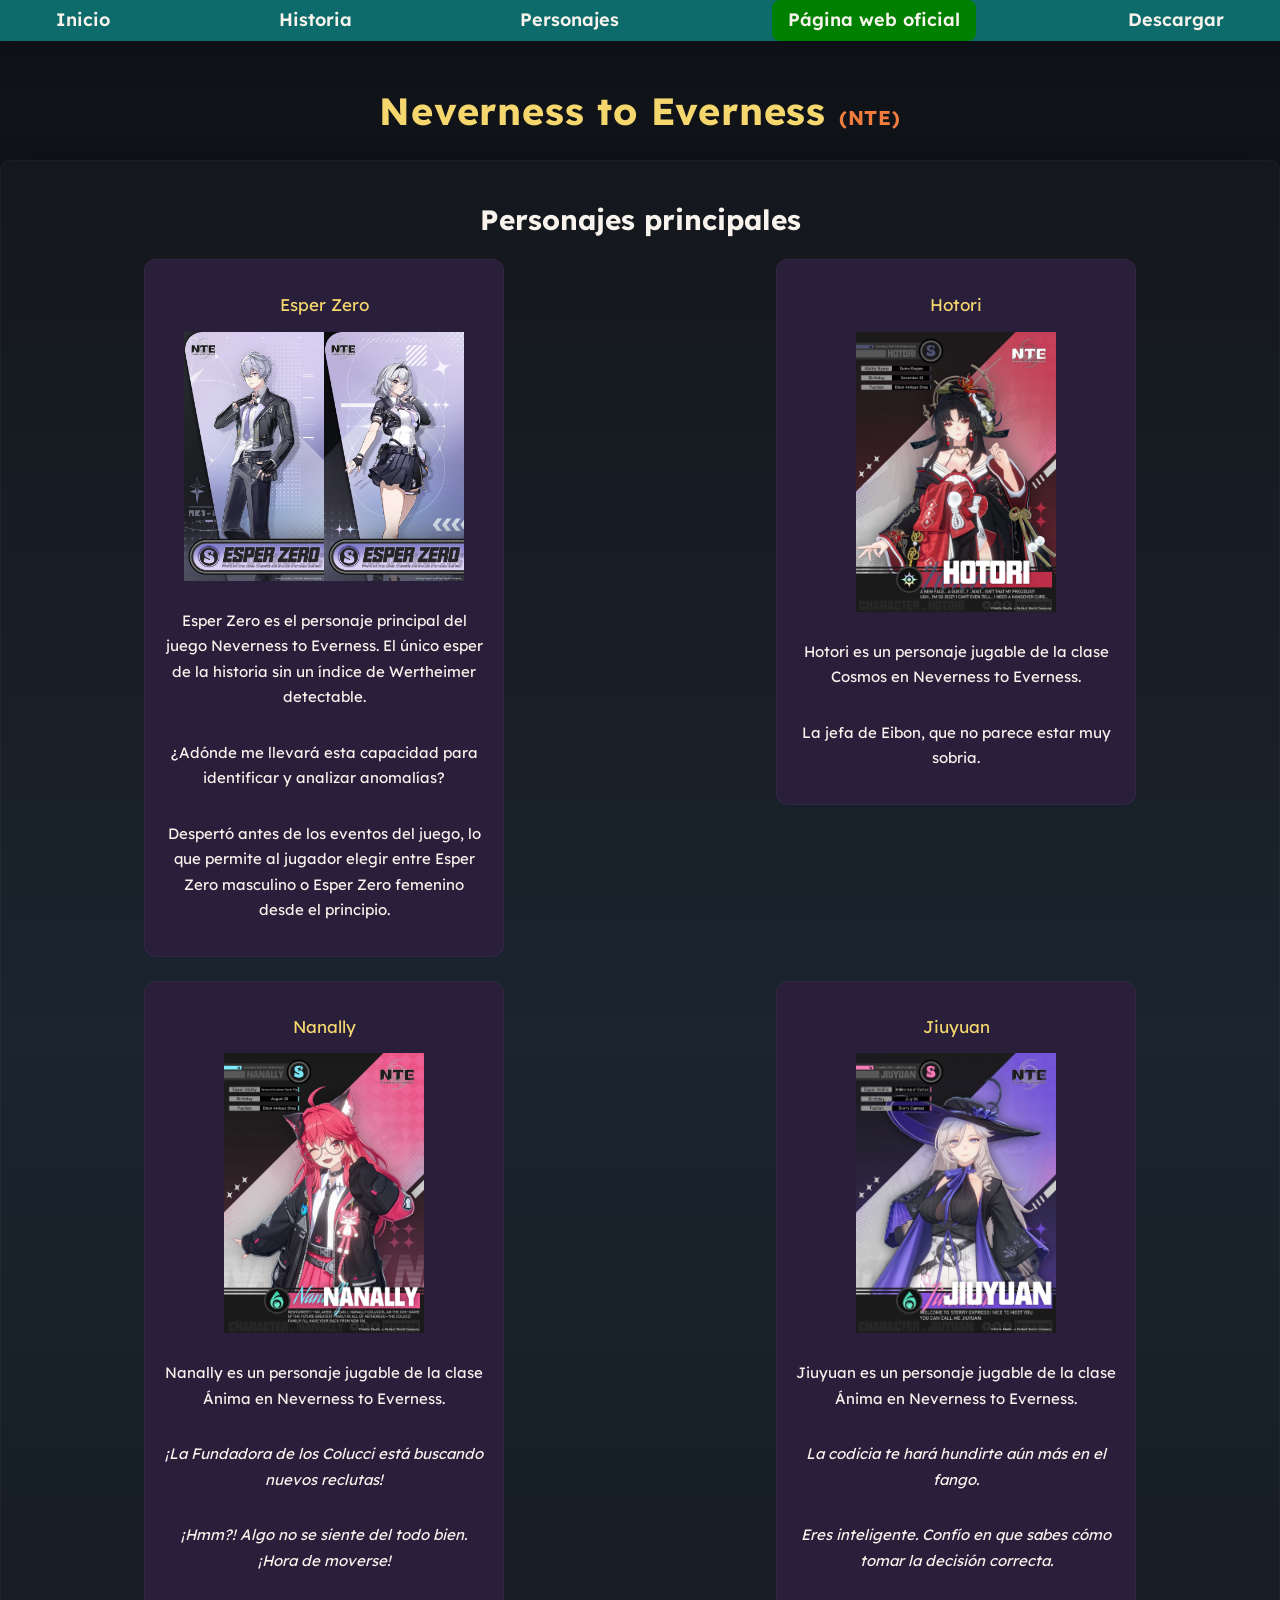
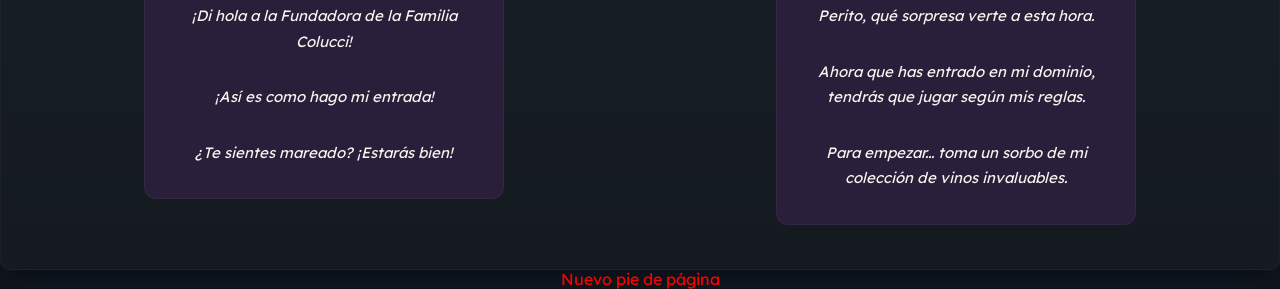
<file: personajes.html>
<!doctype html>
<html lang="es">
  <head>
    <meta charset="UTF-8" />
    <meta name="viewport" content="width=device-width, initial-scale=1.0" />
    <title>Personajes - Neverness to Everness</title>
    <link rel="preconnect" href="https://fonts.googleapis.com" />
    <link rel="preconnect" href="https://fonts.gstatic.com" crossorigin />
    <link href="https://fonts.googleapis.com/css2?family=Lexend+Deca:wght@200;300;400;500;700&display=swap" rel="stylesheet">
    <link rel="preload" href="css/normalize.css" as="style" />
    <link rel="stylesheet" href="css/normalize.css" />
    <link rel="preload" href="css/styles.css" as="style" />
    <link href="css/styles.css" rel="stylesheet" />
  </head>
  <body>
    <header>
      <h1 class="titulo" id="title">Neverness to Everness <span> (NTE) </span></h1>
    </header>

    <div class="nav-bg">
      <nav class="navegacion-principal contenedor">
        <a href="index.html">Inicio</a>
        <a href="historia.html">Historia</a>
        <a href="personajes.html">Personajes</a>
        <a href="https://nte.perfectworld.com/es/" target="_blank" rel="noopener noreferrer">Página web oficial</a>
      </nav>
    </div>

    <main class="sombra">
      <section>
        <h2>Personajes principales</h2>
        <div class="personajes-grid">
          <section class="lenguaje tarjeta-personaje">
            <h3>Esper Zero</h3>
            <div class="iconos icono-personaje">
              <img class="foto-personaje" src="imagenes/Esper_Zero_Male_And_Female_Card.webp" alt="Esper Zero" />
            </div>
            <p>
              Esper Zero es el personaje principal del juego Neverness to Everness.
              El único esper de la historia sin un índice de Wertheimer detectable.
            </p>
            <p>
              ¿Adónde me llevará esta capacidad para identificar y analizar anomalías?
            </p>
            <p>
              Despertó antes de los eventos del juego, lo que permite al jugador
              elegir entre Esper Zero masculino o Esper Zero femenino desde el principio.
            </p>
          </section>

          <section class="lenguaje tarjeta-personaje">
            <h3>Hotori</h3>
            <div class="iconos icono-personaje">
              <img class="foto-personaje" src="imagenes/Hotori_Profile.webp" alt="Hotori" />
            </div>
            <p>
              Hotori es un personaje jugable de la clase Cosmos en Neverness to Everness.
            </p>
            <p>La jefa de Eibon, que no parece estar muy sobria.</p>
          </section>
        </div>

        <div class="personajes-grid">
          <section class="lenguaje tarjeta-personaje">
            <h3>Nanally</h3>
            <div class="iconos icono-personaje">
              <img class="foto-personaje" src="imagenes/Nanally_Profile.webp" alt="Nanally" />
            </div>
            <p>
              Nanally es un personaje jugable de la clase Ánima en Neverness to Everness.
            </p>
            <p><em>¡La Fundadora de los Colucci está buscando nuevos reclutas!</em></p>
            <p><em>¡Hmm?! Algo no se siente del todo bien. ¡Hora de moverse!</em></p>
            <p><em>¡Di hola a la Fundadora de la Familia Colucci!</em></p>
            <p><em>¡Así es como hago mi entrada!</em></p>
            <p><em>¿Te sientes mareado? ¡Estarás bien!</em></p>
          </section>

          <section class="lenguaje tarjeta-personaje">
            <h3>Jiuyuan</h3>
            <div class="iconos icono-personaje">
              <img class="foto-personaje" src="imagenes/Jiuyuan_Profile.webp" alt="Jiuyuan" />
            </div>
            <p>
              Jiuyuan es un personaje jugable de la clase Ánima en Neverness to Everness.
            </p>
            <p><em>La codicia te hará hundirte aún más en el fango.</em></p>
            <p><em>Eres inteligente. Confío en que sabes cómo tomar la decisión correcta.</em></p>
            <p><em>Perito, qué sorpresa verte a esta hora.</em></p>
            <p><em>Ahora que has entrado en mi dominio, tendrás que jugar según mis reglas.</em></p>
            <p><em>Para empezar... toma un sorbo de mi colección de vinos invaluables.</em></p>
          </section>
        </div>
      </section>
    </main>

    <footer class="footer">
      <p>2026, Todos los derechos reservados. Daniel Fernando Castillo Mera</p>
    </footer>
    <script src="IntroduccionJS/js/scripts.js"></script>
  </body>
</html>
</file>
<file: css/styles.css>
:root {
  /*pseudoelementos para crear variables personalizadas tambien conocidos como custom properties*/
  --blanco: #f8f3ec;
  --oscuro: #111016;
  --primario: #0d6b6b; /* verde azulado */
  --primario-2: #17a7a7; /* variante más clara */
  --secundario: #f07c3e; /* naranja cálido */
  --accent: #f5d76e; /* amarillo suave */
  --gris: #757575;
  --fondo-base: #0f1115;
  --tarjeta-base: #1b2430;
  --tarjeta-formulario: #182c31;
}

:root {
  --base-font-size: 62.5%;
}

html {
  font-size: var(--base-font-size);
  box-sizing: border-box;
  scroll-snap-type: y proximity;
}
*,
*:before,
*:after {
  box-sizing: inherit;
}
body {
  font-size: 16px;
  font-family: "Lexend Deca", sans-serif; /* fuente solicitada */
  background-image: linear-gradient(180deg, var(--fondo-base) 0%, #18212c 55%, #12181d 100%);
  color: var(--blanco);
  padding-top: 6.5rem; /* espacio para la navegación fija */
}
/*1 rem = 10px*/

.titulo {
  /*no iniciar con numeros un class*/
  text-align: center;
  font-size: 3.8rem;
  color: var(--accent);
  font-family: "Lexend Deca", sans-serif;
  letter-spacing: 0.08rem;
}
.titulo span {
  font-size: 2rem;
  color: var(--secundario);
}

.contenedor {
  max-width: 120rem;
  margin-top: 0rem;
  margin-right: auto;
  margin-bottom: 0rem;
  margin-left: auto;
  /*margin: 0 auto 0 auto;    */
  /* margin: 0 auto   */
}

.nav-bg {
  background: #0d6b6b;
  -webkit-backdrop-filter: blur(6px);
  backdrop-filter: blur(6px);
  position: fixed;
  top: 0;
  left: 0;
  width: 100%;
  z-index: 1000;
  box-shadow: 0 6px 18px rgba(11,15,26,0.6);
}

.navegacion-principal {
  display: flex;
  flex-direction: column; /*Por defecto es row*/
  /*align-items: center; el justify de columns*/
}

@media (min-width: 480px) {
}

@media (min-width: 768px) {
  .navegacion-principal {
    flex-direction: row;
    justify-content: space-between;
  }
}

@media (min-width: 1140px) {
}

@media (min-width: 1400px) {
}

.navegacion-principal a {
  /*background-color: var(--primario);
  display: inline;*/
  display: block;
  text-align: center;
  padding: 1rem 1.6rem;
  color: var(--blanco);
  text-decoration: none;
  font-size: 1.8rem;
  font-weight: 600;
  border-radius: 0.8rem;
  transition: transform 180ms ease, background 220ms ease;
}

.navegacion-principal a:hover {
  transform: translateY(-3px);
  background: #f07c3e;
  color: var(--blanco);
}

.hero {
  background-image: url(../imagenes/devwebpage.png);
  background-repeat: no-repeat;
  background-size: cover;
  background-position: center center;
  height: 450px;
  padding: 20px;
  position: relative;
  overflow: hidden;
  border-bottom: 1px solid rgba(255,255,255,0.04);
}
.contenido-hero {
  position: absolute;
  /*background-color: rgba(0, 0, 0, 0.7);*/
  background-color: rgb(12 16 20 / 55%);
  width: 100%;
  height: 100%;
  bottom: 0;
  top: 0;
  right: 0;
  left: 0;

  /*alinear horizontal y vertical*/
  display: flex;
  flex-direction: column;
  align-items: center;
  justify-content: center;
}

/* Slideshow interno: usa imágenes directas dentro de .hero (si existen) */
.hero img {
  position: absolute;
  top: 0;
  left: 0;
  width: 100%;
  height: 100%;
  object-fit: cover;
  opacity: 0;
  animation: slideFade 25s infinite;
}
.hero img:nth-of-type(1) { animation-delay: 0s; }
.hero img:nth-of-type(2) { animation-delay: 5s; }
.hero img:nth-of-type(3) { animation-delay: 10s; }
.hero img:nth-of-type(4) { animation-delay: 15s; }
.hero img:nth-of-type(5) { animation-delay: 20s; }

@keyframes slideFade {
  0% { opacity: 0; }
  4% { opacity: 1; }
  20% { opacity: 1; }
  24% { opacity: 0; }
  100% { opacity: 0; }
}

.contenido-hero p {
  color: var(--blanco);
  font-size: 1.8rem;
}

h1 {
  font-size: 3.8rem;
}
h2 {
  font-size: 2.8rem;
}
h3 {
  font-size: 1.8rem;
}
h1,
h2,
h3 {
  text-align: center;
}

.boton {
  background: #f07c3e;
  color: var(--oscuro);
  padding: 0.9rem 2.6rem;
  margin-top: 1rem;
  font-size: 1.8rem;
  text-decoration: none;
  text-transform: uppercase;
  font-weight: 700;
  border-radius: 1rem;
  width: auto;
  text-align: center;
  border: none;
  box-shadow: 0 8px 20px rgba(91,42,122,0.18);
  transition: transform 200ms ease, box-shadow 200ms ease;
}

.boton:hover {
  cursor: pointer;
  transform: translateY(-4px);
  box-shadow: 0 14px 30px rgba(91,42,122,0.22);
}

@media (min-width: 480px) {
  .boton {
    width: auto;
  }
}

.sombra {
  box-shadow: 0 8px 30px rgba(2,6,23,0.6);
  background: linear-gradient(180deg, rgba(255,255,255,0.02), rgba(255,255,255,0.01));
  padding: 2rem;
  border-radius: 1rem;
  margin-top: 2rem;
  border: 1px solid rgba(255,255,255,0.03);
}

@media (min-width: 768px) {
  .caracteristicas,
  .personajes-grid {
    display: grid;
    grid-template-columns: repeat(2, minmax(30rem, 1fr));
    gap: 2.6rem;
    align-items: start;
    justify-items: center;
  }
}

.lenguaje {
  display: flex;
  flex-direction: column;
  align-items: center;
  background: var(--tarjeta-base);
  padding: 1.5rem;
  border-radius: 1.2rem;
  border: 1px solid rgba(255,255,255,0.04);
}

.lenguaje h3 {
  color: var(--accent);
  font-weight: normal;
}

.lenguaje p {
  line-height: 2;
  text-align: center;
}
.lenguaje .iconos {
  height: 8rem;
  width: 8rem;
  background: radial-gradient(circle at 30% 30%, var(--primario-2), var(--primario));
  border-radius: 50%;
  display: flex;
  flex-direction: row;
  justify-content: center;
  align-items: center;
  box-shadow: 0 10px 24px rgba(43,27,58,0.28), inset 0 -6px 18px rgba(0,0,0,0.18);
}

.tarjeta-personaje .iconos {
  width: 100%;
  max-width: 28rem;
  height: auto;
  min-height: 0;
  background: transparent;
  border-radius: 0;
  box-shadow: none;
  margin-bottom: 1.2rem;
  padding: 0;
}

.lenguaje .iconos img {
  max-width: 100%;
  max-height: 100%;
  object-fit: cover;
  border-radius: 50%;
}

.tarjeta-personaje .iconos img,
.foto-personaje {
  width: 100%;
  height: auto;
  max-height: 28rem;
  object-fit: contain;
  border-radius: 0;
  display: block;
}

.tarjeta-personaje {
  width: 100%;
  max-width: 36rem;
  padding: 1.8rem;
  background: #2a1f3b;
  text-align: center;
}

.tarjeta-personaje p {
  font-size: 1.5rem;
  line-height: 1.7;
}

.tarjeta-personaje h3 {
  font-size: 1.7rem;
}

.personajes-grid {
  margin-bottom: 2.4rem;
}

.lenguaje {
  transition: transform 200ms ease, box-shadow 200ms ease;
}
.lenguaje:hover {
  transform: translateY(-8px);
  box-shadow: 0 18px 40px rgba(2,6,23,0.45);
}

.formulario {
  background: var(--tarjeta-formulario);
  width: min(60rem, 100%); /*Utiliza el valor mas pequeño entre dos opciones*/
  margin: 0 auto;
  padding: 2rem;
  border-radius: 1rem;
  border: 1px solid rgba(255,255,255,0.04);
}
.formulario fieldset {
  border: none;
}
.formulario legend {
  text-align: center;
  font-size: 1.8rem;
  text-transform: uppercase;
  font-weight: 700;
  margin-bottom: 2rem;
  color: var(--accent);
}

.campo {
  margin-bottom: 1rem;
}
.campo textarea {
  height: 15rem;
  resize: none;
}
.campo label {
  color: var(--blanco);
  font-weight: bold;
  margin-bottom: 0.5rem;
  display: block;
}

.input-text {
  width: 100%;
  border: none;
  padding: 1.2rem;
  border-radius: 0.8rem;
  background: rgba(255,255,255,0.93);
  color: var(--oscuro);
}
.enviar .boton {
  width: 100%;
}

@media (min-width: 768px) {
  .contenedor-campos {
    display: grid;
    grid-template-columns: 1fr 1fr;
    column-gap: 1rem;
    grid-template-rows: auto auto 20rem;
  }

  .campo:nth-child(3),
  .campo:nth-child(4) {
    grid-column: 1/3;
  }
}

.footer {
  text-align: center;
  color: rgba(255,255,255,0.76);
}

.hero,
.caracteristicas,
.personajes-grid,
.navegacion-principal,
.formulario {
  scroll-snap-align: center;
  scroll-snap-stop: always;
}

.nueva-clase {
  color: red;
}
.nueva-clase2 {
  background-color: green;
}
.error {
  background-color: red;
  text-align: center;
  padding: 2rem;
  font-weight: bold;
  color: white;
  border-radius: 1rem;
}
.correcto {
  background-color: green;
  text-align: center;
  padding: 2rem;
  font-weight: bold;
  color: white;
  border-radius: 1rem;
}
</file>
